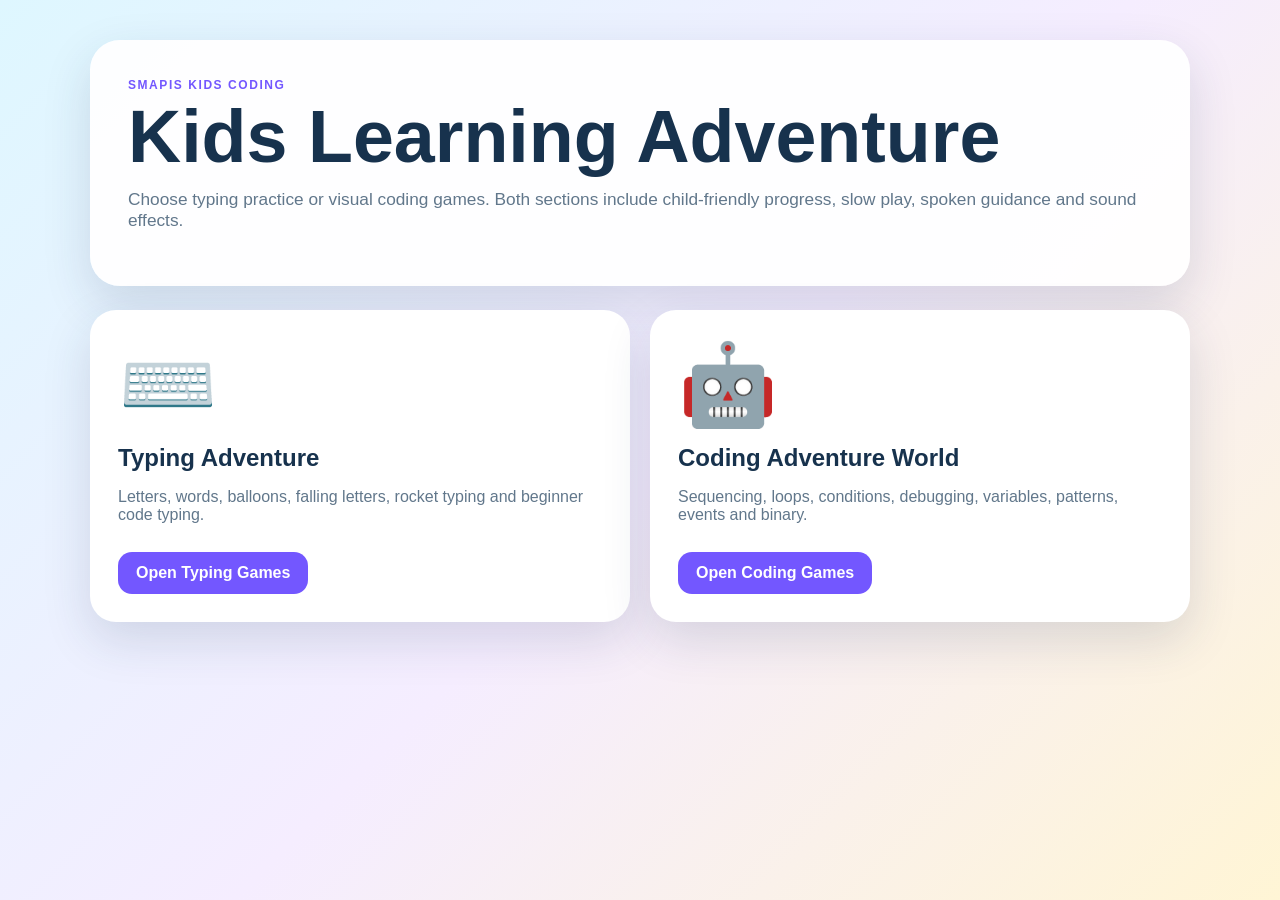
<file: index.html>
<!DOCTYPE html><html><head><meta charset="UTF-8"><meta name="viewport" content="width=device-width,initial-scale=1"><title>Kids Learning Adventure</title><style>
body{margin:0;font-family:Trebuchet MS,Segoe UI,sans-serif;background:linear-gradient(135deg,#def7ff,#f5edff 52%,#fff5d5);color:#17324d;min-height:100vh}.wrap{width:min(1100px,92vw);margin:auto;padding:40px 0}.hero{background:#fffffff2;border-radius:30px;padding:38px;box-shadow:0 18px 48px #23375526}.eyebrow{color:#7357ff;font-weight:900;letter-spacing:.13em;font-size:.75rem}.hero h1{font-size:clamp(2.2rem,6vw,4.6rem);line-height:.95;margin:10px 0}.hero p{color:#61778b;font-size:1.08rem}.grid{display:grid;grid-template-columns:repeat(2,1fr);gap:20px;margin-top:24px}.card{display:block;text-decoration:none;color:inherit;background:#fff;border-radius:26px;padding:28px;box-shadow:0 18px 48px #23375526;transition:.2s}.card:hover{transform:translateY(-6px)}.icon{font-size:5rem}.card h2{margin:12px 0 8px}.card p{color:#61778b}.btn{display:inline-block;margin-top:12px;background:#7357ff;color:#fff;padding:12px 18px;border-radius:14px;font-weight:900}@media(max-width:700px){.grid{grid-template-columns:1fr}}
</style></head><body><div class="wrap"><section class="hero"><div class="eyebrow">SMAPIS KIDS CODING</div><h1>Kids Learning Adventure</h1><p>Choose typing practice or visual coding games. Both sections include child-friendly progress, slow play, spoken guidance and sound effects.</p></section><div class="grid"><a class="card" href="typing/index.html"><div class="icon">⌨️</div><h2>Typing Adventure</h2><p>Letters, words, balloons, falling letters, rocket typing and beginner code typing.</p><span class="btn">Open Typing Games</span></a><a class="card" href="coding/index.html"><div class="icon">🤖</div><h2>Coding Adventure World</h2><p>Sequencing, loops, conditions, debugging, variables, patterns, events and binary.</p><span class="btn">Open Coding Games</span></a></div></div></body></html>
</file>
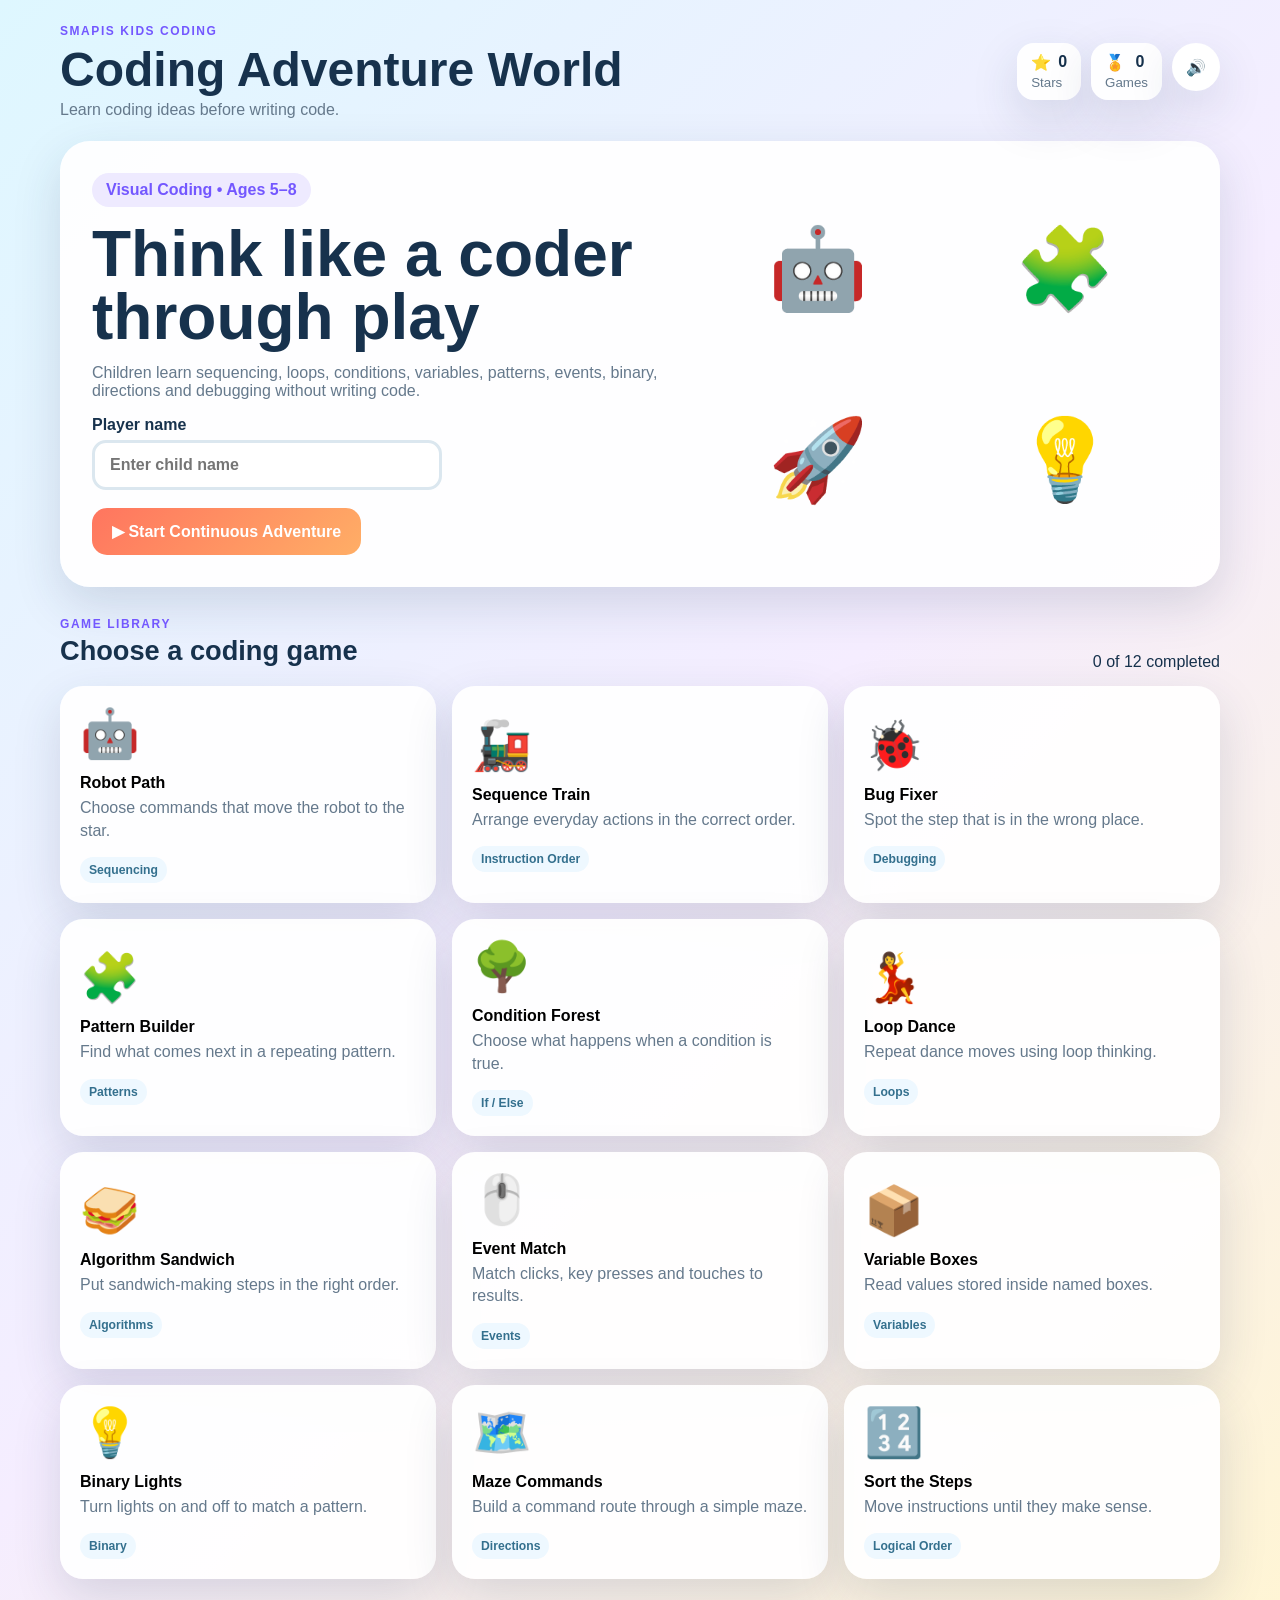
<file: coding/index.html>
<!DOCTYPE html>
<html lang="en">
<head>
<meta charset="UTF-8">
<meta name="viewport" content="width=device-width,initial-scale=1">
<title>Coding Adventure World</title>
<style>
:root{--ink:#17324d;--muted:#65798c;--purple:#7357ff;--coral:#ff755f;--mint:#31c48d;--yellow:#ffd166;--panel:#fffffff2;--shadow:0 18px 48px #23375526}
*{box-sizing:border-box}body{margin:0;font-family:Trebuchet MS,Segoe UI,sans-serif;color:var(--ink);background:linear-gradient(135deg,#def7ff,#f5edff 52%,#fff5d4);min-height:100vh}
button,input{font:inherit}button{cursor:pointer}.app{width:min(1160px,94vw);margin:auto;padding:24px 0 50px}.top{display:flex;justify-content:space-between;align-items:center;gap:16px}.eyebrow{margin:0;color:var(--purple);font-size:.75rem;font-weight:900;letter-spacing:.13em}h1{margin:4px 0;font-size:clamp(1.8rem,4vw,3rem)}.sub{margin:0;color:var(--muted)}.stats{display:flex;gap:10px}.stat{background:var(--panel);padding:10px 14px;border-radius:17px;box-shadow:var(--shadow);display:grid;grid-template-columns:auto auto;gap:3px 7px}.stat small{grid-column:1/-1;color:var(--muted)}.sound{width:48px;height:48px;border:0;border-radius:50%;background:#fff;box-shadow:var(--shadow)}
.screen{display:none}.screen.active{display:block}.hero{margin-top:22px;background:var(--panel);padding:32px;border-radius:30px;box-shadow:var(--shadow);display:grid;grid-template-columns:1.1fr .9fr}.hero h2{font-size:clamp(2rem,5vw,4rem);line-height:.98;margin:16px 0 10px}.hero p{color:var(--muted);max-width:650px}.pill{display:inline-flex;padding:8px 14px;border-radius:999px;background:#eeeaff;color:var(--purple);font-weight:900}.field{display:grid;gap:6px;max-width:350px;margin-top:15px;font-weight:900}.field input{padding:13px 15px;border:3px solid #dbe7ef;border-radius:14px}.primary,.secondary{border:0;border-radius:15px;font-weight:900}.primary{margin-top:18px;padding:14px 20px;background:linear-gradient(135deg,var(--coral),#ffae66);color:#fff}.secondary{padding:11px 15px;background:#fff;color:var(--ink);box-shadow:var(--shadow)}.art{display:grid;grid-template-columns:repeat(2,1fr);place-items:center;min-height:230px}.art span{font-size:5rem;animation:float 2s ease-in-out infinite}.art span:nth-child(2){animation-delay:.3s}.art span:nth-child(3){animation-delay:.6s}.art span:nth-child(4){animation-delay:.9s}@keyframes float{50%{transform:translateY(-12px) rotate(4deg)}}
.heading{display:flex;justify-content:space-between;align-items:end;margin:30px 0 15px}.heading h3{margin:4px 0;font-size:1.7rem}.grid{display:grid;grid-template-columns:repeat(3,1fr);gap:16px}.card{border:0;text-align:left;background:var(--panel);padding:20px;border-radius:23px;box-shadow:var(--shadow);min-height:190px;transition:.2s}.card:hover{transform:translateY(-5px)}.card.done{outline:4px solid #baf1dd}.icon{font-size:3rem}.card h4{margin:12px 0 5px}.card p{margin:0;color:var(--muted);line-height:1.4}.tag{display:inline-flex;margin-top:15px;padding:6px 9px;background:#eef8ff;border-radius:999px;font-size:.76rem;font-weight:900;color:#34708e}
.toolbar{display:grid;grid-template-columns:auto 1fr auto;gap:12px;align-items:center;margin:22px 0 12px}.meta{background:var(--panel);padding:12px;border-radius:16px;display:flex;justify-content:center;gap:20px;flex-wrap:wrap;box-shadow:var(--shadow)}.track{height:14px;background:#e5edf2;border-radius:999px;overflow:hidden;margin-bottom:12px}.fill{height:100%;width:0;background:linear-gradient(90deg,var(--mint),var(--yellow),var(--coral));transition:.35s}.stage{min-height:600px;background:var(--panel);border-radius:28px;box-shadow:var(--shadow);overflow:hidden}.center{min-height:600px;display:grid;place-items:center;text-align:center;padding:28px}.helper{color:var(--muted)}.big{font-size:clamp(3rem,10vw,7rem);margin:8px 0}.choices{display:grid;grid-template-columns:repeat(2,minmax(150px,1fr));gap:14px;width:min(720px,95%);margin:20px auto}.choice,.cmd{border:0;border-radius:16px;padding:16px;background:#eef4f7;color:var(--ink);font-weight:900;box-shadow:inset 0 -5px 0 #0001}.sequence,.bank,.pattern{display:flex;flex-wrap:wrap;gap:10px;justify-content:center;margin:18px auto}.sequence{min-height:64px;padding:10px;border:3px dashed #cbdbe5;border-radius:17px}.board{display:grid;gap:5px;width:min(470px,90vw);margin:18px auto}.cell{aspect-ratio:1;border-radius:10px;background:#edf5f8;display:grid;place-items:center;font-size:1.8rem}.goal{background:#fff2b8}.wall{background:#708090}.pattern{font-size:3rem}.boxes{display:flex;justify-content:center;gap:15px;flex-wrap:wrap}.var{min-width:130px;padding:18px;border-radius:18px;background:#eef4ff;border:3px solid #cfd7ff}.var strong{display:block;font-size:1.5rem}.lights{display:grid;grid-template-columns:repeat(4,70px);gap:10px;justify-content:center;margin:22px}.light{width:70px;height:70px;border:0;border-radius:18px;background:#dce4e9;font-size:1.8rem}.light.on{background:var(--yellow);box-shadow:0 0 22px #ffd166cc}.list{display:grid;gap:10px;width:min(760px,95%);margin:18px auto}.step{padding:14px;border-radius:15px;background:#eef4f7;font-weight:900;display:flex;justify-content:space-between;align-items:center}.msg{text-align:center;margin-top:13px;color:var(--purple);font-weight:900;font-size:1.12rem}.celebrate{position:fixed;inset:0;pointer-events:none;overflow:hidden}.confetti{position:absolute;top:-30px;font-size:1.8rem;animation:fall 1.9s linear forwards}@keyframes fall{to{transform:translateY(110vh) rotate(720deg);opacity:.3}}
@media(max-width:900px){.hero{grid-template-columns:1fr}.grid{grid-template-columns:repeat(2,1fr)}}@media(max-width:620px){.stat{display:none}.grid{grid-template-columns:1fr}.toolbar{grid-template-columns:1fr 1fr}.meta{grid-column:1/-1;grid-row:2}.choices{grid-template-columns:1fr}}
</style>
</head>
<body>
<div class="app">
<header class="top"><div><p class="eyebrow">SMAPIS KIDS CODING</p><h1>Coding Adventure World</h1><p class="sub">Learn coding ideas before writing code.</p></div><div class="stats"><div class="stat"><span>⭐</span><strong id="stars">0</strong><small>Stars</small></div><div class="stat"><span>🏅</span><strong id="done">0</strong><small>Games</small></div><button id="sound" class="sound">🔊</button></div></header>
<section id="home" class="screen active">
<div class="hero"><div><span class="pill">Visual Coding • Ages 5–8</span><h2>Think like a coder through play</h2><p>Children learn sequencing, loops, conditions, variables, patterns, events, binary, directions and debugging without writing code.</p><label class="field"><span>Player name</span><input id="name" maxlength="20" placeholder="Enter child name"></label><button id="continuous" class="primary">▶ Start Continuous Adventure</button></div><div class="art"><span>🤖</span><span>🧩</span><span>🚀</span><span>💡</span></div></div>
<div class="heading"><div><p class="eyebrow">GAME LIBRARY</p><h3>Choose a coding game</h3></div><span id="count">0 of 12 completed</span></div><div id="grid" class="grid"></div>
</section>
<section id="play" class="screen"><div class="toolbar"><button id="homeBtn" class="secondary">← Home</button><div class="meta"><strong id="title"></strong><span>Score <b id="score">0</b></span></div><button id="next" class="secondary">Next Game →</button></div><div class="track"><div id="fill" class="fill"></div></div><div id="stage" class="stage"></div><div id="msg" class="msg">You can do it!</div></section>
</div><div id="celebrate" class="celebrate"></div>
<script>
const games=[
{id:"robot",title:"Robot Path",icon:"🤖",concept:"Sequencing",desc:"Choose commands that move the robot to the star.",play:robot},
{id:"train",title:"Sequence Train",icon:"🚂",concept:"Instruction Order",desc:"Arrange everyday actions in the correct order.",play:train},
{id:"bug",title:"Bug Fixer",icon:"🐞",concept:"Debugging",desc:"Spot the step that is in the wrong place.",play:bug},
{id:"pattern",title:"Pattern Builder",icon:"🧩",concept:"Patterns",desc:"Find what comes next in a repeating pattern.",play:pattern},
{id:"condition",title:"Condition Forest",icon:"🌳",concept:"If / Else",desc:"Choose what happens when a condition is true.",play:condition},
{id:"loop",title:"Loop Dance",icon:"💃",concept:"Loops",desc:"Repeat dance moves using loop thinking.",play:loop},
{id:"sandwich",title:"Algorithm Sandwich",icon:"🥪",concept:"Algorithms",desc:"Put sandwich-making steps in the right order.",play:sandwich},
{id:"event",title:"Event Match",icon:"🖱️",concept:"Events",desc:"Match clicks, key presses and touches to results.",play:eventGame},
{id:"variable",title:"Variable Boxes",icon:"📦",concept:"Variables",desc:"Read values stored inside named boxes.",play:variables},
{id:"binary",title:"Binary Lights",icon:"💡",concept:"Binary",desc:"Turn lights on and off to match a pattern.",play:binary},
{id:"maze",title:"Maze Commands",icon:"🗺️",concept:"Directions",desc:"Build a command route through a simple maze.",play:maze},
{id:"sort",title:"Sort the Steps",icon:"🔢",concept:"Logical Order",desc:"Move instructions until they make sense.",play:sortSteps}
];
const $=id=>document.getElementById(id);let state={stars:+localStorage.kcgStars||0,done:JSON.parse(localStorage.kcgDone||"[]"),name:localStorage.kcgName||"",sound:localStorage.kcgSound!=="off",current:null,score:0,continuous:false};
$("name").value=state.name;$("sound").textContent=state.sound?"🔊":"🔇";
$("name").oninput=e=>{state.name=e.target.value.trim();localStorage.kcgName=state.name};
$("sound").onclick=()=>{state.sound=!state.sound;localStorage.kcgSound=state.sound?"on":"off";$("sound").textContent=state.sound?"🔊":"🔇";success()};
$("continuous").onclick=()=>start(0,true);$("homeBtn").onclick=home;$("next").onclick=next;
function render(){ $("stars").textContent=state.stars;$("done").textContent=state.done.length;$("count").textContent=`${state.done.length} of ${games.length} completed`;$("grid").innerHTML=games.map((g,i)=>`<button class="card ${state.done.includes(g.id)?"done":""}" data-i="${i}"><div class="icon">${g.icon}</div><h4>${g.title}</h4><p>${g.desc}</p><span class="tag">${g.concept}</span></button>`).join("");document.querySelectorAll("[data-i]").forEach(b=>b.onclick=()=>start(+b.dataset.i,false))}
function start(i,c=false){state.current=i;state.score=0;state.continuous=c;$("home").classList.remove("active");$("play").classList.add("active");load()}
function load(){let g=games[state.current];$("title").textContent=g.title;$("score").textContent=state.score;$("fill").style.width="0";$("msg").textContent="You can do it!";speak(g.title+". "+g.desc);g.play()}
function next(){state.current=(state.current+1)%games.length;state.score=0;load()}
function home(){$("play").classList.remove("active");$("home").classList.add("active");render()}
function add(n,m="Great thinking!"){state.score+=n;$("score").textContent=state.score;$("msg").textContent=m;success()}
function wrong(m="Nice try. Think again."){$("msg").textContent=m;tone(185,.09)}
function prog(n){$("fill").style.width=Math.min(100,n)+"%"}
function complete(note){let g=games[state.current];state.stars+=3;if(!state.done.includes(g.id))state.done.push(g.id);localStorage.kcgStars=state.stars;localStorage.kcgDone=JSON.stringify(state.done);party();speak(note);window.dispatchEvent(new CustomEvent("kids-coding-progress",{detail:{gameId:g.id,title:g.title,concept:g.concept,score:state.score,stars:3,player:state.name||"Player",completedAt:new Date().toISOString()}}));setTimeout(()=>state.continuous?next():end(note),1200)}
function end(note){$("stage").innerHTML=`<div class="center"><div><div class="big">🏆</div><h2>${note}</h2><p class="helper">You learned an important coding idea.</p><button class="primary" onclick="load()">Play Again</button> <button class="secondary" onclick="home()">Game Library</button></div></div>`}
function shuffle(a){return [...a].sort(()=>Math.random()-.5)}function speak(t){if(!state.sound||!speechSynthesis)return;speechSynthesis.cancel();let u=new SpeechSynthesisUtterance(t);u.rate=.78;u.pitch=1.15;speechSynthesis.speak(u)}
function tone(f,d=.08,delay=0){if(!state.sound)return;try{let c=new(AudioContext||webkitAudioContext),o=c.createOscillator(),g=c.createGain();o.frequency.value=f;o.connect(g);g.connect(c.destination);g.gain.setValueAtTime(.08,c.currentTime+delay);g.gain.exponentialRampToValueAtTime(.001,c.currentTime+delay+d);o.start(c.currentTime+delay);o.stop(c.currentTime+delay+d)}catch(e){}}
function success(){tone(520,.07);tone(680,.08,.08);tone(840,.1,.16)}function party(){for(let i=0;i<30;i++){let s=document.createElement("span");s.className="confetti";s.textContent=["🎉","⭐","✨","💡"][Math.floor(Math.random()*4)];s.style.left=Math.random()*100+"vw";$("celebrate").appendChild(s);setTimeout(()=>s.remove(),2200)}}
function arrow(x){return({U:"⬆️",R:"➡️",RUN:"▶ Run",CLEAR:"🧹 Clear"})[x]||x}
function robot(){let seq=[],correct=["U","U","U","R","R","R"];function draw(){$("stage").innerHTML=`<div class="center"><div><p class="helper">Build commands to move the robot to the star.</p><div class="board" style="grid-template-columns:repeat(4,1fr)">${Array.from({length:16},(_,i)=>`<div class="cell ${i===3?"goal":""}">${i===12?"🤖":i===3?"⭐":""}</div>`).join("")}</div><div class="sequence">${seq.map(x=>`<span class="cmd">${arrow(x)}</span>`).join("")||"Commands appear here"}</div><div class="bank">${["U","R","CLEAR","RUN"].map(x=>`<button class="cmd" data-c="${x}">${arrow(x)}</button>`).join("")}</div></div></div>`;document.querySelectorAll("[data-c]").forEach(b=>b.onclick=()=>{let x=b.dataset.c;if(x==="CLEAR"){seq=[];draw()}else if(x==="RUN"){seq.join()==correct.join()?(add(12,"Robot reached the star!"),prog(100),complete("Robot Path complete!")):wrong("Try 3 up moves, then 3 right moves.")}else{seq.push(x);draw()}})}draw()}
function train(){let rounds=[["Wake up","Get dressed","Eat breakfast","Go to school"],["Dig a hole","Put in seed","Cover with soil","Add water"],["Turn on computer","Open browser","Choose game","Start playing"]],i=0;function show(){let r=rounds[i],sel=[];$("stage").innerHTML=`<div class="center"><div style="width:min(760px,95%)"><div class="big">🚂</div><h2>Click the steps in order</h2><div class="sequence" id="seq"></div><div class="choices">${shuffle(r).map(x=>`<button class="choice" data-v="${x}">${x}</button>`).join("")}</div></div></div>`;document.querySelectorAll("[data-v]").forEach(b=>b.onclick=()=>{sel.push(b.dataset.v);b.disabled=true;$("seq").innerHTML=sel.map(x=>`<span class="cmd">${x}</span>`).join("");if(sel.length===r.length){if(sel.join("|")===r.join("|")){add(5,"Perfect sequence!");i++;prog(i/rounds.length*100);i===rounds.length?complete("Sequence Train complete!"):setTimeout(show,600)}else{wrong("The order needs another try.");setTimeout(show,800)}}})}show()}
function bug(){let rounds=[{q:["Put on shoes","Put on socks","Tie shoes"],a:0},{q:["Walk in rain","Open umbrella","Close umbrella indoors"],a:0},{q:["Pour cereal","Eat breakfast","Add milk"],a:1}],i=0;function show(){let r=rounds[i];$("stage").innerHTML=`<div class="center"><div><div class="big">🐞</div><h2>Which step came too early?</h2><div class="choices">${r.q.map((x,n)=>`<button class="choice" data-n="${n}">${n+1}. ${x}</button>`).join("")}</div></div></div>`;document.querySelectorAll("[data-n]").forEach(b=>b.onclick=()=>{if(+b.dataset.n===r.a){add(4,"Bug found!");i++;prog(i/rounds.length*100);i===rounds.length?complete("You fixed all the bugs!"):setTimeout(show,600)}else wrong()})}show()}
function pattern(){let rounds=[{p:["🔴","🔵","🔴","🔵"],a:"🔴",o:["🔴","🟢","🟡","🔵"]},{p:["⭐","⭐","🌙","⭐","⭐","🌙"],a:"⭐",o:["🌙","⭐","☀️","☁️"]},{p:["1","2","1","2","1"],a:"2",o:["1","2","3","4"]}],i=0;function show(){let r=rounds[i];$("stage").innerHTML=`<div class="center"><div><div class="big">🧩</div><h2>What comes next?</h2><div class="pattern">${r.p.map(x=>`<span>${x}</span>`).join("")}<span>❓</span></div><div class="choices">${r.o.map(x=>`<button class="choice" data-v="${x}">${x}</button>`).join("")}</div></div></div>`;document.querySelectorAll("[data-v]").forEach(b=>b.onclick=()=>{if(b.dataset.v===r.a){add(3,"Pattern solved!");i++;prog(i/rounds.length*100);i===rounds.length?complete("Pattern Builder complete!"):setTimeout(show,500)}else wrong("Look at what repeats.")})}show()}
function condition(){let rounds=[["If it is raining, what should you take?","Umbrella",["Umbrella","Sunglasses","Ball","Book"]],["If the traffic light is red, what should you do?","Stop",["Run","Stop","Dance","Jump"]],["If an answer is correct, what should a game give?","A star",["A star","A shoe","A spoon","A cloud"]]],i=0;function show(){let r=rounds[i];$("stage").innerHTML=`<div class="center"><div style="width:min(760px,95%)"><div class="big">🌳</div><h2>${r[0]}</h2><div class="choices">${shuffle(r[2]).map(x=>`<button class="choice" data-v="${x}">${x}</button>`).join("")}</div></div></div>`;document.querySelectorAll("[data-v]").forEach(b=>b.onclick=()=>{if(b.dataset.v===r[1]){add(4,"Correct condition!");i++;prog(i/rounds.length*100);i===rounds.length?complete("Condition Forest complete!"):setTimeout(show,550)}else wrong()})}show()}
function loop(){let rounds=[["👏",3],["🦶",2],["🙌",4]],i=0;function show(){let r=rounds[i],n=0;$("stage").innerHTML=`<div class="center"><div><div class="big">💃</div><h2>Repeat ${r[0]} ${r[1]} times</h2><p class="helper">A loop repeats an action.</p><button id="move" class="choice" style="font-size:3rem">${r[0]}</button><div id="row" class="pattern"></div></div></div>`;$("move").onclick=()=>{n++;$("row").innerHTML=Array.from({length:n},()=>`<span>${r[0]}</span>`).join("");if(n===r[1]){add(r[1],"Loop complete!");i++;prog(i/rounds.length*100);i===rounds.length?complete("Loop Dance complete!"):setTimeout(show,600)}}}show()}
function sandwich(){let steps=["Take two slices of bread","Add filling","Put bread together","Cut the sandwich","Serve it"],sel=[];$("stage").innerHTML=`<div class="center"><div style="width:min(800px,95%)"><div class="big">🥪</div><h2>Build the sandwich algorithm</h2><div id="seq" class="sequence"></div><div class="choices">${shuffle(steps).map(x=>`<button class="choice" data-v="${x}">${x}</button>`).join("")}</div></div></div>`;document.querySelectorAll("[data-v]").forEach(b=>b.onclick=()=>{sel.push(b.dataset.v);b.disabled=true;$("seq").innerHTML=sel.map((x,n)=>`<span class="cmd">${n+1}. ${x}</span>`).join("");if(sel.length===steps.length){sel.join("|")===steps.join("|")?(add(8,"Clear algorithm!"),prog(100),complete("Sandwich Algorithm complete!")):(wrong("The steps need another order."),setTimeout(sandwich,800))}})}
function eventGame(){let rounds=[["When a button is clicked...","Open a page",["Open a page","Cook rice","Make rain","Grow a tree"]],["When a key is pressed...","Move the character",["Move the character","Wash clothes","Close a road","Make lunch"]],["When a timer ends...","Show time up",["Show time up","Plant corn","Open a window","Paint a wall"]]],i=0;function show(){let r=rounds[i];$("stage").innerHTML=`<div class="center"><div><div class="big">🖱️</div><h2>${r[0]}</h2><div class="choices">${shuffle(r[2]).map(x=>`<button class="choice" data-v="${x}">${x}</button>`).join("")}</div></div></div>`;document.querySelectorAll("[data-v]").forEach(b=>b.onclick=()=>{if(b.dataset.v===r[1]){add(4,"Event matched!");i++;prog(i/rounds.length*100);i===rounds.length?complete("Event Match complete!"):setTimeout(show,550)}else wrong()})}show()}
function variables(){let rounds=[{b:{score:5,lives:3},q:"What is inside score?",a:"5",o:["3","5","8","0"]},{b:{name:"Ada",age:6},q:"What is inside name?",a:"Ada",o:["Ada","6","Sam","Name"]},{b:{colour:"Blue",stars:7},q:"What is inside stars?",a:"7",o:["Blue","7","Stars","2"]}],i=0;function show(){let r=rounds[i];$("stage").innerHTML=`<div class="center"><div><div class="big">📦</div><p class="helper">Variables are named boxes.</p><div class="boxes">${Object.entries(r.b).map(([k,v])=>`<div class="var"><span>${k}</span><strong>${v}</strong></div>`).join("")}</div><h2>${r.q}</h2><div class="choices">${shuffle(r.o).map(x=>`<button class="choice" data-v="${x}">${x}</button>`).join("")}</div></div></div>`;document.querySelectorAll("[data-v]").forEach(b=>b.onclick=()=>{if(b.dataset.v===r.a){add(4,"You read the variable!");i++;prog(i/rounds.length*100);i===rounds.length?complete("Variable Boxes complete!"):setTimeout(show,550)}else wrong()})}show()}
function binary(){let rounds=[[1,0,1,0],[1,1,0,0],[0,1,1,0],[1,0,0,1]],i=0;function show(){let cur=[0,0,0,0],tar=rounds[i];$("stage").innerHTML=`<div class="center"><div><div class="big">💡</div><h2>Match the light pattern</h2><p class="helper">1 means ON. 0 means OFF.</p><div class="pattern">${tar.map(v=>`<span>${v?"🟡":"⚫"}</span>`).join("")}</div><div class="lights">${cur.map((v,n)=>`<button class="light" data-n="${n}">0</button>`).join("")}</div><button id="check" class="primary">Check Pattern</button></div></div>`;document.querySelectorAll(".light").forEach(b=>b.onclick=()=>{let n=+b.dataset.n;cur[n]=cur[n]?0:1;b.classList.toggle("on",!!cur[n]);b.textContent=cur[n]});$("check").onclick=()=>{if(cur.join("")===tar.join("")){add(4,"Binary pattern matched!");i++;prog(i/rounds.length*100);i===rounds.length?complete("Binary Lights complete!"):setTimeout(show,500)}else wrong("Some lights do not match.")}}show()}
function maze(){let seq=[],correct=["U","U","U","U","R","R","R","R"];function draw(){$("stage").innerHTML=`<div class="center"><div><div class="board" style="grid-template-columns:repeat(5,1fr)">${Array.from({length:25},(_,i)=>`<div class="cell ${i===4?"goal":""}">${i===20?"🚗":i===4?"🏁":""}</div>`).join("")}</div><div class="sequence">${seq.map(x=>`<span class="cmd">${arrow(x)}</span>`).join("")||"Build the route"}</div><div class="bank">${["U","R","CLEAR","RUN"].map(x=>`<button class="cmd" data-c="${x}">${arrow(x)}</button>`).join("")}</div></div></div>`;document.querySelectorAll("[data-c]").forEach(b=>b.onclick=()=>{let x=b.dataset.c;if(x==="CLEAR"){seq=[];draw()}else if(x==="RUN"){seq.join()==correct.join()?(add(10,"Car reached the flag!"),prog(100),complete("Maze Commands complete!")):wrong("Try 4 up, then 4 right.")}else{seq.push(x);draw()}})}draw()}
function sortSteps(){let correct=["Turn on the computer","Open the browser","Type the website address","Press Enter","Choose a game"],items=shuffle(correct);function draw(){$("stage").innerHTML=`<div class="center"><div style="width:min(760px,95%)"><div class="big">🔢</div><h2>Put the steps in logical order</h2><div class="list">${items.map((x,i)=>`<div class="step"><span>${i+1}. ${x}</span><span><button data-u="${i}">↑</button><button data-d="${i}">↓</button></span></div>`).join("")}</div><button id="check" class="primary">Check Order</button></div></div>`;document.querySelectorAll("[data-u]").forEach(b=>b.onclick=()=>{let i=+b.dataset.u;if(i>0)[items[i-1],items[i]]=[items[i],items[i-1]];draw()});document.querySelectorAll("[data-d]").forEach(b=>b.onclick=()=>{let i=+b.dataset.d;if(i<items.length-1)[items[i+1],items[i]]=[items[i],items[i+1]];draw()});$("check").onclick=()=>items.join("|")===correct.join("|")?(add(10,"Steps now make sense!"),prog(100),complete("Sort the Steps complete!")):wrong("Some steps are still out of order.")}draw()}
window.home=home;window.load=load;render();
</script>
<script src="../js/sound.js"></script>
</body>
</html>
</file>
